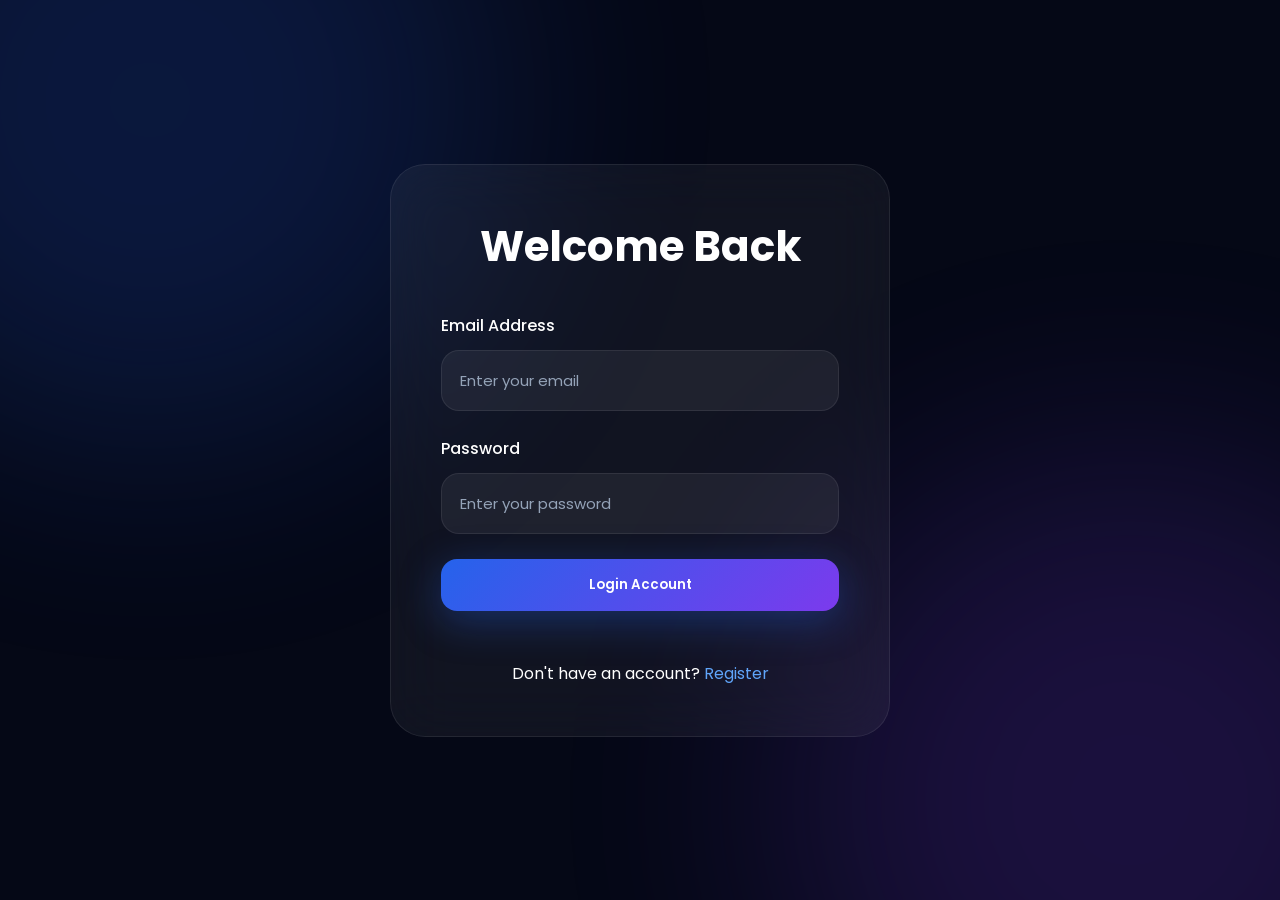
<file: frontend/login.html>
<!DOCTYPE html>
<html lang="en">

<head>

    <meta charset="UTF-8">

    <meta name="viewport" content="width=device-width, initial-scale=1.0">

    <title>Login</title>

    <link rel="stylesheet" href="css/style.css">

    <link href="https://fonts.googleapis.com/css2?family=Poppins:wght@300;400;500;600;700;800&display=swap" rel="stylesheet">

</head>

<body class="auth-body">

    <div class="auth-card">

        <h2>Welcome Back</h2>

        <div class="input-group">

            <label>Email Address</label>

            <input
                type="email"
                id="email"
                placeholder="Enter your email"
            >

        </div>

        <div class="input-group">

            <label>Password</label>

            <input
                type="password"
                id="password"
                placeholder="Enter your password"
            >

        </div>

        <button
            class="btn btn-primary full-btn"
            onclick="loginUser()"
        >

            Login Account

        </button>

        <br><br>

        <div id="status"></div>

        <div class="auth-footer">

            Don't have an account?

            <a href="register.html">
                Register
            </a>

        </div>

    </div>

    <script>

        function loginUser(){

            const email =
                document.getElementById('email').value;

            const password =
                document.getElementById('password').value;

            const status =
                document.getElementById('status');

            if(email === '' || password === ''){

                status.innerHTML = `

                    <div class="status error">

                        Please fill all fields

                    </div>

                `;

                return;
            }

            status.innerHTML = `

                <div class="status success">

                    Login Successful

                </div>

            `;

            setTimeout(() => {

                window.location.href ='upload.html';

            }, 1000);

        }

    </script>

</body>
</html>
</file>
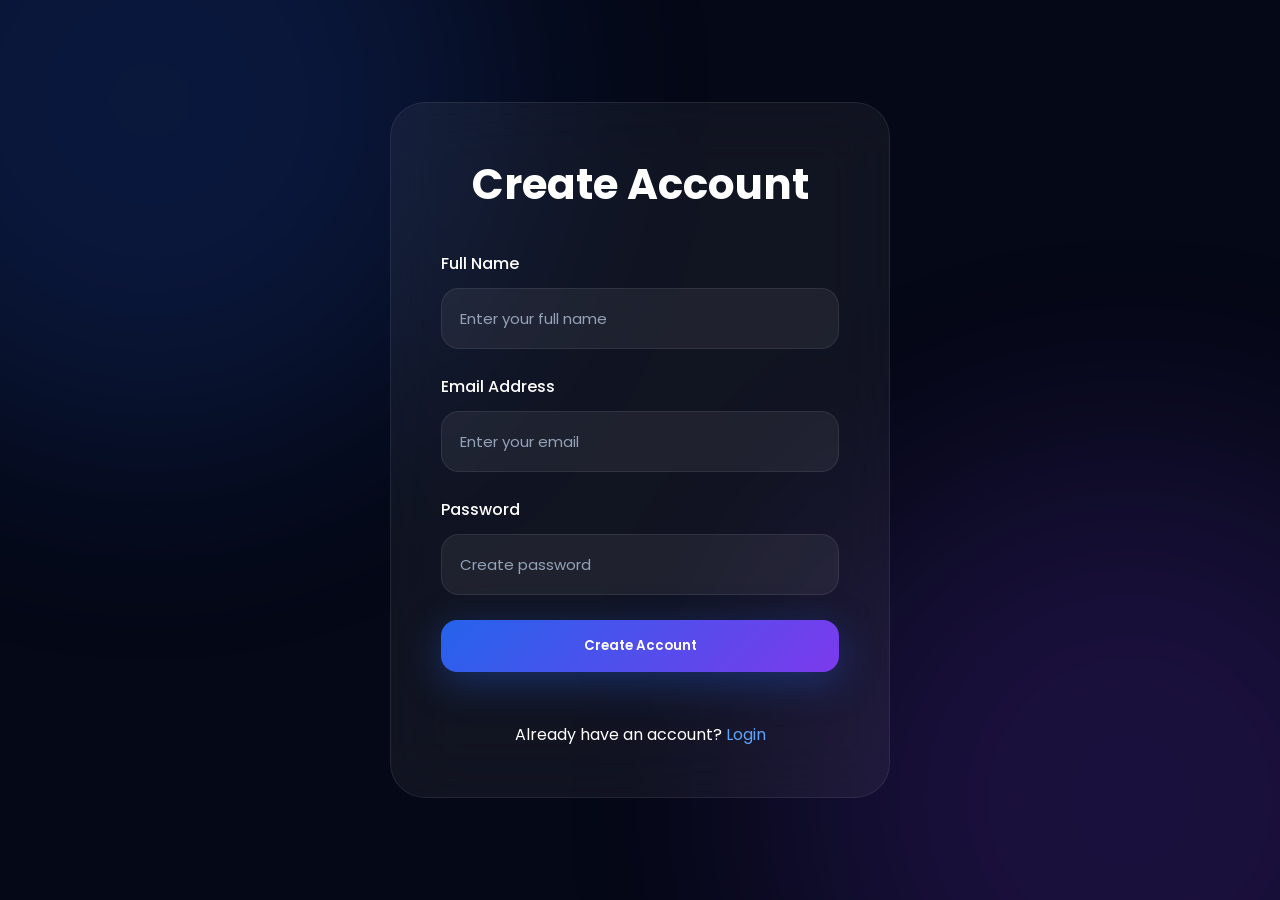
<file: frontend/register.html>
<!DOCTYPE html>
<html lang="en">

<head>

    <meta charset="UTF-8">

    <meta name="viewport" content="width=device-width, initial-scale=1.0">

    <title>Register</title>

    <link rel="stylesheet" href="css/style.css">

    <link href="https://fonts.googleapis.com/css2?family=Poppins:wght@300;400;500;600;700;800&display=swap" rel="stylesheet">

</head>

<body class="auth-body">

    <div class="auth-card">

        <h2>Create Account</h2>

        <div class="input-group">

            <label>Full Name</label>

            <input
                type="text"
                id="name"
                placeholder="Enter your full name"
            >

        </div>

        <div class="input-group">

            <label>Email Address</label>

            <input
                type="email"
                id="email"
                placeholder="Enter your email"
            >

        </div>

        <div class="input-group">

            <label>Password</label>

            <input
                type="password"
                id="password"
                placeholder="Create password"
            >

        </div>

        <button
            class="btn btn-primary full-btn"
            onclick="registerUser()"
        >

            Create Account

        </button>

        <br><br>

        <div id="status"></div>

        <div class="auth-footer">

            Already have an account?

            <a href="login.html">
                Login
            </a>

        </div>

    </div>

    <script>

        function registerUser(){

            const name =
                document.getElementById('name').value;

            const email =
                document.getElementById('email').value;

            const password =
                document.getElementById('password').value;

            const status =
                document.getElementById('status');

            if(
                name === '' ||
                email === '' ||
                password === ''
            ){

                status.innerHTML = `

                    <div class="status error">

                        Please fill all fields

                    </div>

                `;

                return;
            }

            status.innerHTML = `

                <div class="status success">

                    Registration Successful

                </div>

            `;

            setTimeout(() => {

                window.location.href =
                    'login.html';

            }, 1000);

        }

    </script>

</body>
</html>
</file>
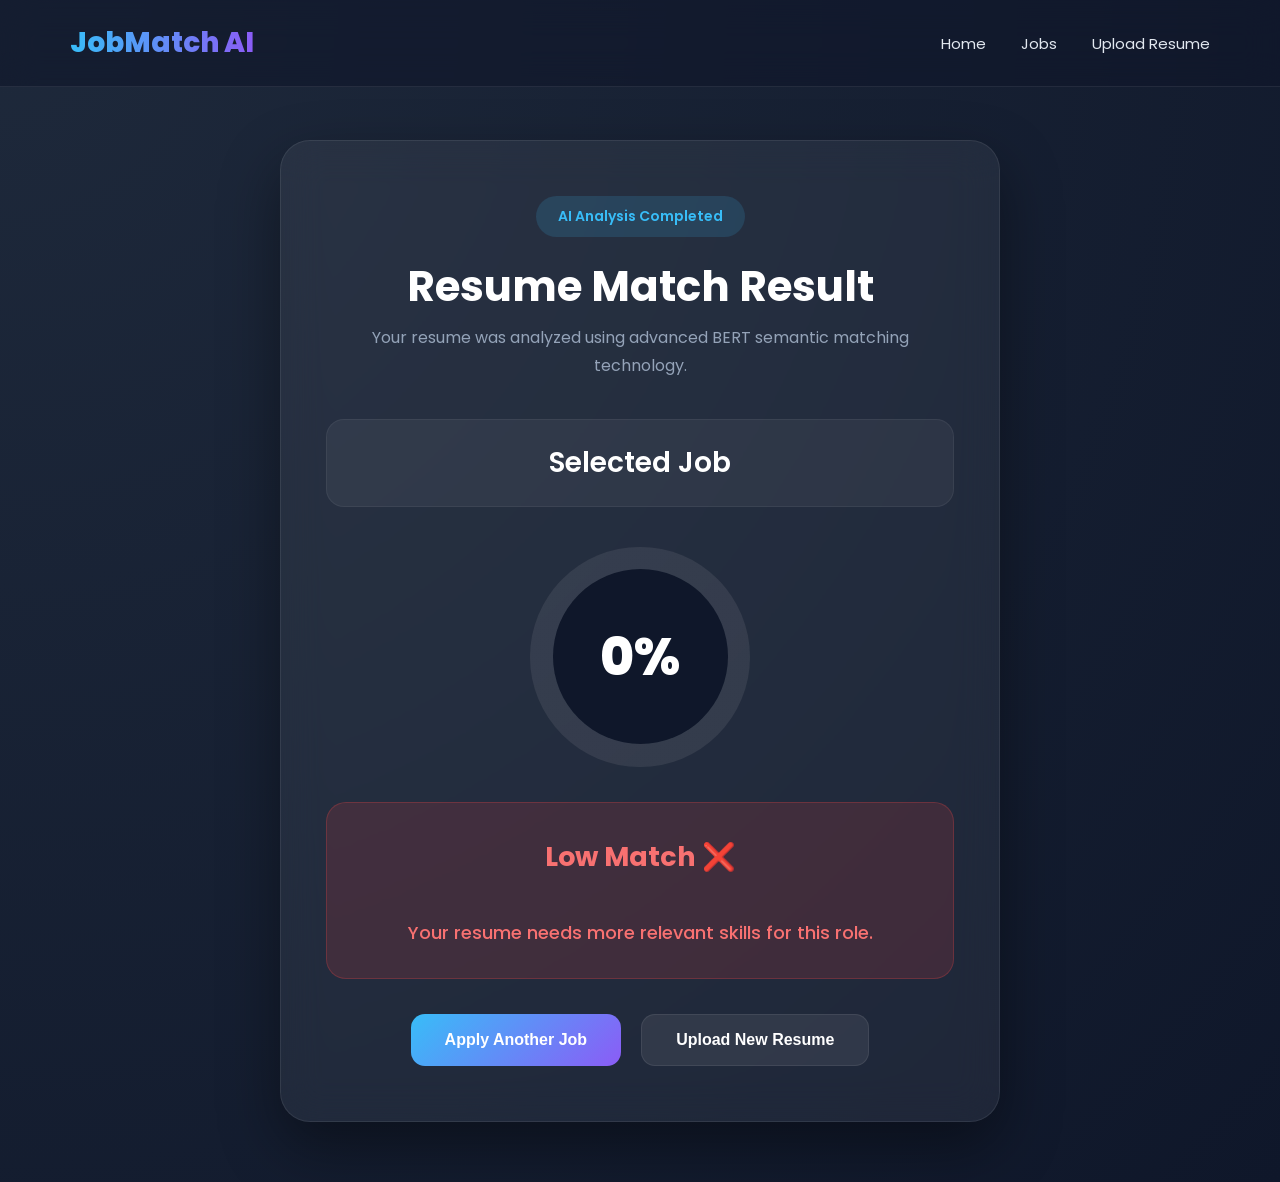
<file: frontend/results.html>
<!DOCTYPE html>
<html lang="en">

<head>

    <meta charset="UTF-8">

    <meta name="viewport"
          content="width=device-width, initial-scale=1.0">

    <title>Match Result | JobMatch AI</title>

    <link href="https://fonts.googleapis.com/css2?family=Poppins:wght@300;400;500;600;700;800&display=swap"
          rel="stylesheet">

    <style>

        *{
            margin:0;
            padding:0;
            box-sizing:border-box;
        }

        body{

            font-family:'Poppins',sans-serif;

            background:
                radial-gradient(circle at top left,#1e293b,#0f172a);

            min-height:100vh;

            overflow-x:hidden;

            color:white;
        }

        /* NAVBAR */

        .navbar{

            width:100%;

            padding:22px 70px;

            display:flex;

            justify-content:space-between;

            align-items:center;

            position:fixed;

            top:0;

            z-index:1000;

            background:rgba(15,23,42,0.6);

            backdrop-filter:blur(18px);

            border-bottom:1px solid rgba(255,255,255,0.08);
        }

        .logo{

            font-size:28px;

            font-weight:800;

            background:linear-gradient(90deg,#38bdf8,#8b5cf6);

            -webkit-background-clip:text;

            -webkit-text-fill-color:transparent;
        }

        .nav-links{

            display:flex;

            gap:35px;
        }

        .nav-links a{

            text-decoration:none;

            color:#e2e8f0;

            font-size:15px;

            transition:0.3s;
        }

        .nav-links a:hover{

            color:#38bdf8;
        }

        /* MAIN */

        .main-container{

            min-height:100vh;

            display:flex;

            justify-content:center;

            align-items:center;

            padding:140px 20px 60px;
        }

        .result-card{

            width:100%;

            max-width:720px;

            background:rgba(255,255,255,0.06);

            border:1px solid rgba(255,255,255,0.08);

            backdrop-filter:blur(20px);

            border-radius:30px;

            padding:55px 45px;

            text-align:center;

            box-shadow:
                0 25px 60px rgba(0,0,0,0.4);
        }

        .badge{

            display:inline-block;

            padding:10px 22px;

            border-radius:50px;

            background:rgba(56,189,248,0.15);

            color:#38bdf8;

            font-size:14px;

            font-weight:600;

            margin-bottom:25px;
        }

        .title{

            font-size:42px;

            font-weight:700;

            margin-bottom:12px;

            line-height:1.2;
        }

        .subtitle{

            color:#94a3b8;

            font-size:16px;

            line-height:1.7;

            margin-bottom:40px;
        }

        .job-box{

            background:rgba(255,255,255,0.05);

            border-radius:18px;

            padding:22px;

            margin-bottom:40px;

            border:1px solid rgba(255,255,255,0.06);
        }

        .job-box h2{

            font-size:28px;

            font-weight:600;
        }

        /* SCORE */

        .score-wrapper{

            display:flex;

            justify-content:center;

            margin-bottom:35px;
        }

        .score-circle{

            width:220px;

            height:220px;

            border-radius:50%;

            background:
                conic-gradient(
                    #38bdf8 0deg,
                    #8b5cf6 var(--degree),
                    rgba(255,255,255,0.08) var(--degree)
                );

            display:flex;

            justify-content:center;

            align-items:center;

            position:relative;

            animation:pop 0.8s ease;
        }

        .score-circle::before{

            content:"";

            position:absolute;

            width:175px;

            height:175px;

            background:#0f172a;

            border-radius:50%;
        }

        .score-value{

            position:relative;

            z-index:10;

            font-size:52px;

            font-weight:800;
        }

        @keyframes pop{

            from{
                transform:scale(0.7);
                opacity:0;
            }

            to{
                transform:scale(1);
                opacity:1;
            }
        }

        /* MESSAGE */

        .message-box{

            margin-top:10px;

            margin-bottom:35px;

            padding:28px;

            border-radius:20px;

            line-height:1.9;

            font-size:18px;

            font-weight:500;
        }

        .excellent{
            background:rgba(34,197,94,0.15);
            border:1px solid rgba(34,197,94,0.25);
            color:#4ade80;
        }

        .good{
            background:rgba(59,130,246,0.15);
            border:1px solid rgba(59,130,246,0.25);
            color:#60a5fa;
        }

        .average{
            background:rgba(251,191,36,0.15);
            border:1px solid rgba(251,191,36,0.25);
            color:#facc15;
        }

        .low{
            background:rgba(239,68,68,0.15);
            border:1px solid rgba(239,68,68,0.25);
            color:#f87171;
        }

        /* BUTTONS */

        .buttons{

            display:flex;

            justify-content:center;

            gap:20px;

            flex-wrap:wrap;
        }

        .btn{

            padding:16px 34px;

            border:none;

            border-radius:14px;

            font-size:16px;

            font-weight:600;

            cursor:pointer;

            transition:0.3s;
        }

        .primary-btn{

            background:linear-gradient(
                135deg,
                #38bdf8,
                #8b5cf6
            );

            color:white;
        }

        .secondary-btn{

            background:rgba(255,255,255,0.08);

            color:white;

            border:1px solid rgba(255,255,255,0.08);
        }

        .btn:hover{

            transform:translateY(-3px);
        }

        /* RESPONSIVE */

        @media(max-width:768px){

            .navbar{

                padding:20px;
            }

            .nav-links{

                gap:15px;
            }

            .title{

                font-size:32px;
            }

            .result-card{

                padding:40px 25px;
            }

            .score-circle{

                width:180px;
                height:180px;
            }

            .score-circle::before{

                width:140px;
                height:140px;
            }

            .score-value{

                font-size:40px;
            }
        }

    </style>

</head>

<body>

    <nav class="navbar">

        <div class="logo">

            JobMatch AI

        </div>

        <div class="nav-links">

            <a href="index.html">Home</a>

            <a href="jobs.html">Jobs</a>

            <a href="upload.html">Upload Resume</a>

        </div>

    </nav>

    <div class="main-container">

        <div class="result-card">

            <div class="badge">

                AI Analysis Completed

            </div>

            <h1 class="title">

                Resume Match Result

            </h1>

            <p class="subtitle">

                Your resume was analyzed using advanced
                BERT semantic matching technology.

            </p>

            <div class="job-box">

                <h2 id="jobTitle">

                    Java Backend Developer

                </h2>

            </div>

            <div class="score-wrapper">

                <div class="score-circle"
                     id="scoreCircle">

                    <div class="score-value"
                         id="scoreValue">

                        0%

                    </div>

                </div>

            </div>

            <div class="message-box"
                 id="messageBox">

            </div>

            <div class="buttons">

                <button class="btn primary-btn"
                        onclick="window.location.href='jobs.html'">

                    Apply Another Job

                </button>

                <button class="btn secondary-btn"
                        onclick="window.location.href='upload.html'">

                    Upload New Resume

                </button>

            </div>

        </div>

    </div>

    <script>

        const score =
            parseInt(
                sessionStorage.getItem('matchScore')
            ) || 0;

        const jobTitle =
            sessionStorage.getItem('jobTitle')
            || "Selected Job";

        document.getElementById('jobTitle')
            .innerText = jobTitle;

        const scoreValue =
            document.getElementById('scoreValue');

        const scoreCircle =
            document.getElementById('scoreCircle');

        const messageBox =
            document.getElementById('messageBox');

        const degree =
            (score / 100) * 360;

        scoreCircle.style.setProperty(
            '--degree',
            degree + 'deg'
        );

        let current = 0;

        const interval = setInterval(() => {

            if(current >= score){

                clearInterval(interval);

            } else {

                current++;

                scoreValue.innerText =
                    current + "%";
            }

        },15);

        if(score >= 85){

            messageBox.className =
                "message-box excellent";

            messageBox.innerHTML = `

                <h2>Excellent Match 🚀</h2>

                <br>

                Your resume strongly matches
                this job role and skills.

            `;
        }

        else if(score >= 65){

            messageBox.className =
                "message-box good";

            messageBox.innerHTML = `

                <h2>Good Match ✅</h2>

                <br>

                Your profile matches many
                important requirements.

            `;
        }

        else if(score >= 40){

            messageBox.className =
                "message-box average";

            messageBox.innerHTML = `

                <h2>Average Match ⚡</h2>

                <br>

                Some skills align with
                this job role.

            `;
        }

        else{

            messageBox.className =
                "message-box low";

            messageBox.innerHTML = `

                <h2>Low Match ❌</h2>

                <br>

                Your resume needs more relevant
                skills for this role.

            `;
        }

    </script>

</body>

</html>
</file>
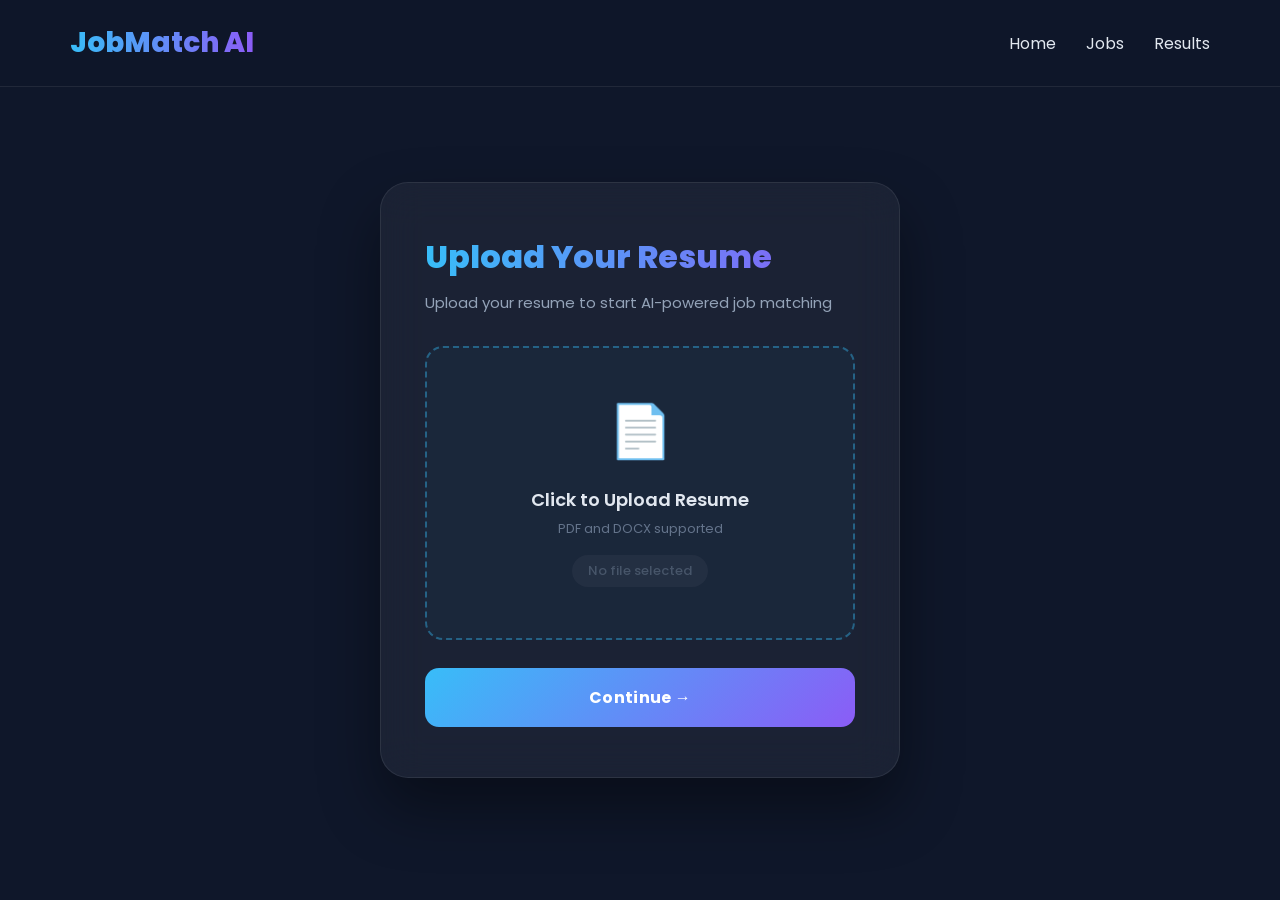
<file: frontend/upload.html>
<!DOCTYPE html>
<html lang="en">

<head>

    <meta charset="UTF-8">
    <meta name="viewport" content="width=device-width, initial-scale=1.0">
    <title>Upload Resume | JobMatch AI</title>

    <link href="https://fonts.googleapis.com/css2?family=Poppins:wght@300;400;500;600;700;800&display=swap" rel="stylesheet">

    <style>

        * {
            margin: 0;
            padding: 0;
            box-sizing: border-box;
        }

        body {
            font-family: 'Poppins', sans-serif;
            background: #0f172a;
            color: white;
            min-height: 100vh;
            display: flex;
            flex-direction: column;
            align-items: center;
            justify-content: center;
        }

        .navbar {
            width: 100%;
            padding: 22px 70px;
            display: flex;
            justify-content: space-between;
            align-items: center;
            background: rgba(15, 23, 42, 0.9);
            backdrop-filter: blur(20px);
            position: fixed;
            top: 0;
            z-index: 1000;
            border-bottom: 1px solid rgba(255, 255, 255, 0.08);
        }

        .logo {
            font-size: 28px;
            font-weight: 800;
            background: linear-gradient(90deg, #38bdf8, #8b5cf6);
            -webkit-background-clip: text;
            -webkit-text-fill-color: transparent;
        }

        .nav-links {
            display: flex;
            gap: 30px;
        }

        .nav-links a {
            text-decoration: none;
            color: #e2e8f0;
            transition: 0.3s;
        }

        .nav-links a:hover {
            color: #38bdf8;
        }

        .upload-section {
            display: flex;
            align-items: center;
            justify-content: center;
            min-height: 100vh;
            padding: 120px 20px 60px;
            width: 100%;
        }

        .upload-card {
            background: rgba(255, 255, 255, 0.05);
            border: 1px solid rgba(255, 255, 255, 0.08);
            border-radius: 28px;
            padding: 50px 44px;
            width: 100%;
            max-width: 520px;
            backdrop-filter: blur(20px);
            box-shadow: 0 30px 60px rgba(0, 0, 0, 0.4);
        }

        .upload-card h2 {
            font-size: 32px;
            font-weight: 800;
            background: linear-gradient(90deg, #38bdf8, #8b5cf6);
            -webkit-background-clip: text;
            -webkit-text-fill-color: transparent;
            margin-bottom: 10px;
        }

        .upload-card > p {
            color: #94a3b8;
            font-size: 15px;
            margin-bottom: 32px;
        }

        .upload-area {
            border: 2px dashed rgba(56, 189, 248, 0.4);
            border-radius: 18px;
            padding: 44px 30px;
            text-align: center;
            cursor: pointer;
            transition: 0.3s;
            background: rgba(56, 189, 248, 0.03);
            margin-bottom: 28px;
        }

        .upload-area:hover {
            border-color: #38bdf8;
            background: rgba(56, 189, 248, 0.07);
        }

        .upload-area.drag-over {
            border-color: #8b5cf6;
            background: rgba(139, 92, 246, 0.08);
        }

        .upload-icon {
            font-size: 52px;
            margin-bottom: 16px;
        }

        .upload-area h3 {
            font-size: 18px;
            font-weight: 600;
            color: #e2e8f0;
            margin-bottom: 6px;
        }

        .upload-area p {
            color: #64748b;
            font-size: 13px;
            margin-bottom: 16px;
        }

        #selectedFile {
            display: inline-block;
            font-size: 13px;
            color: #38bdf8;
            font-weight: 500;
            background: rgba(56, 189, 248, 0.1);
            padding: 6px 16px;
            border-radius: 30px;
            max-width: 100%;
            overflow: hidden;
            text-overflow: ellipsis;
            white-space: nowrap;
        }

        #selectedFile.empty {
            color: #475569;
            background: rgba(255, 255, 255, 0.04);
        }

        .continue-btn {
            width: 100%;
            padding: 17px;
            border: none;
            border-radius: 14px;
            background: linear-gradient(135deg, #38bdf8, #8b5cf6);
            color: white;
            font-size: 16px;
            font-weight: 700;
            cursor: pointer;
            transition: 0.3s;
            font-family: 'Poppins', sans-serif;
            letter-spacing: 0.3px;
        }

        .continue-btn:hover {
            transform: translateY(-2px);
            box-shadow: 0 10px 30px rgba(56, 189, 248, 0.3);
            opacity: 0.92;
        }

        .continue-btn:disabled {
            opacity: 0.5;
            cursor: not-allowed;
            transform: none;
        }

        .status {
            margin-top: 20px;
            padding: 14px 18px;
            border-radius: 12px;
            font-size: 14px;
            font-weight: 500;
            text-align: center;
            display: none;
        }

        .status.success {
            background: rgba(34, 197, 94, 0.12);
            border: 1px solid rgba(34, 197, 94, 0.3);
            color: #22c55e;
            display: block;
        }

        .status.error {
            background: rgba(239, 68, 68, 0.12);
            border: 1px solid rgba(239, 68, 68, 0.3);
            color: #ef4444;
            display: block;
        }

        @media (max-width: 768px) {

            .navbar {
                padding: 20px;
            }

            .upload-card {
                padding: 36px 24px;
            }

            .upload-card h2 {
                font-size: 26px;
            }
        }

    </style>

</head>

<body>

    <nav class="navbar">

        <div class="logo">JobMatch AI</div>

        <div class="nav-links">
            <a href="index.html">Home</a>
            <a href="jobs.html">Jobs</a>
            <a href="results.html">Results</a>
        </div>

    </nav>

    <section class="upload-section">

        <div class="upload-card">

            <h2>Upload Your Resume</h2>

            <p>Upload your resume to start AI-powered job matching</p>

            <div
                class="upload-area"
                id="uploadArea"
                onclick="document.getElementById('resumeFile').click()"
            >

                <input type="file" id="resumeFile" hidden accept=".pdf,.docx">

                <div class="upload-icon">📄</div>

                <h3>Click to Upload Resume</h3>

                <p>PDF and DOCX supported</p>

                <span id="selectedFile" class="empty">No file selected</span>

            </div>

            <button
                class="continue-btn"
                id="continueBtn"
                onclick="continueToJobs()"
            >
                Continue →
            </button>

            <div class="status" id="status"></div>

        </div>

    </section>

    <script>

        const fileInput    = document.getElementById('resumeFile');
        const selectedFile = document.getElementById('selectedFile');
        const uploadArea   = document.getElementById('uploadArea');
        const status       = document.getElementById('status');

        let uploadedFile = null;

        // ── File selected via click ──────────────────────────────
        fileInput.addEventListener('change', () => {

            uploadedFile = fileInput.files[0];

            if (uploadedFile) {
                selectedFile.innerText = uploadedFile.name;
                selectedFile.classList.remove('empty');
                status.className = 'status';          // hide any old message
            }

        });

        // ── Drag & Drop support ──────────────────────────────────
        uploadArea.addEventListener('dragover', (e) => {
            e.preventDefault();
            uploadArea.classList.add('drag-over');
        });

        uploadArea.addEventListener('dragleave', () => {
            uploadArea.classList.remove('drag-over');
        });

        uploadArea.addEventListener('drop', (e) => {
            e.preventDefault();
            uploadArea.classList.remove('drag-over');

            const file = e.dataTransfer.files[0];

            if (file) {
                uploadedFile = file;
                selectedFile.innerText = file.name;
                selectedFile.classList.remove('empty');
            }
        });

        // ── Continue button ──────────────────────────────────────
        function continueToJobs() {

            if (!uploadedFile) {
                status.textContent  = '⚠️ Please select a resume file first.';
                status.className    = 'status error';
                return;
            }

            const btn = document.getElementById('continueBtn');
            btn.disabled    = true;
            btn.textContent = 'Processing...';

            const reader = new FileReader();

            // readAsDataURL gives: "[data-uri]..."
            reader.readAsDataURL(uploadedFile);

            reader.onload = function () {

                // ── KEY: save under "resumeFile" ─────────────────
                // jobs.html will read this same key
                sessionStorage.setItem('resumeFile',     reader.result);
                sessionStorage.setItem('resumeFileName', uploadedFile.name);

                status.textContent = '✅ Resume uploaded! Redirecting to jobs...';
                status.className   = 'status success';

                setTimeout(() => {
                    window.location.href = 'jobs.html';
                }, 1000);

            };

            reader.onerror = function () {

                status.textContent  = '❌ Failed to read file. Try again.';
                status.className    = 'status error';
                btn.disabled        = false;
                btn.textContent     = 'Continue →';

            };

        }

    </script>

</body>
</html>
</file>
<file: frontend/css/style.css>
*{
    margin:0;
    padding:0;
    box-sizing:border-box;
    font-family:'Poppins',sans-serif;
}

html{
    scroll-behavior:smooth;
}

body{
    background:#050816;
    color:white;
    overflow-x:hidden;
}

/* BACKGROUND */

body::before{
    content:'';
    position:fixed;
    width:700px;
    height:700px;
    background:#2563eb;
    border-radius:50%;
    top:-250px;
    left:-200px;
    opacity:0.18;
    filter:blur(120px);
    z-index:-1;
}

body::after{
    content:'';
    position:fixed;
    width:700px;
    height:700px;
    background:#7c3aed;
    border-radius:50%;
    bottom:-250px;
    right:-200px;
    opacity:0.18;
    filter:blur(120px);
    z-index:-1;
}

/* NAVBAR */

.navbar{
    width:100%;
    padding:22px 8%;
    display:flex;
    justify-content:space-between;
    align-items:center;
    position:sticky;
    top:0;
    z-index:100;
    backdrop-filter:blur(20px);
    background:rgba(5,8,22,0.7);
    border-bottom:1px solid rgba(255,255,255,0.08);
}

.logo{
    font-size:30px;
    font-weight:700;
    background:linear-gradient(90deg,#60a5fa,#a78bfa);
    -webkit-background-clip:text;
    -webkit-text-fill-color:transparent;
}

.nav-links{
    display:flex;
    gap:30px;
    align-items:center;
}

.nav-links a{
    text-decoration:none;
    color:#d1d5db;
    transition:0.3s;
    font-size:15px;
    font-weight:500;
}

.nav-links a:hover{
    color:white;
}

.login-btn{
    padding:12px 24px;
    background:linear-gradient(135deg,#2563eb,#7c3aed);
    border-radius:12px;
    color:white !important;
}

/* HERO */

.hero{
    min-height:100vh;
    display:flex;
    justify-content:space-between;
    align-items:center;
    padding:80px 8%;
    gap:60px;
}

.hero-left{
    flex:1;
}

.badge{
    padding:10px 18px;
    background:rgba(255,255,255,0.08);
    border:1px solid rgba(255,255,255,0.1);
    border-radius:30px;
    color:#93c5fd;
    font-size:14px;
    backdrop-filter:blur(20px);
}

.hero-left h1{
    font-size:78px;
    line-height:1.05;
    margin:30px 0;
    font-weight:700;
}

.hero-left h1 span{
    background:linear-gradient(90deg,#60a5fa,#a78bfa);
    -webkit-background-clip:text;
    -webkit-text-fill-color:transparent;
}

.hero-left p{
    font-size:18px;
    line-height:1.9;
    color:#cbd5e1;
    max-width:650px;
}

.hero-buttons{
    display:flex;
    gap:20px;
    margin-top:40px;
}

.btn{
    padding:16px 30px;
    border:none;
    border-radius:16px;
    text-decoration:none;
    font-weight:600;
    transition:0.3s;
    cursor:pointer;
}

.btn-primary{
    background:linear-gradient(135deg,#2563eb,#7c3aed);
    color:white;
    box-shadow:0 10px 40px rgba(37,99,235,0.35);
}

.btn-primary:hover{
    transform:translateY(-4px);
}

.btn-secondary{
    border:1px solid rgba(255,255,255,0.1);
    background:rgba(255,255,255,0.05);
    color:white;
    backdrop-filter:blur(20px);
}

.hero-stats{
    display:flex;
    gap:25px;
    margin-top:55px;
}

.stat-card{
    padding:24px;
    border-radius:24px;
    background:rgba(255,255,255,0.05);
    border:1px solid rgba(255,255,255,0.08);
    min-width:150px;
    backdrop-filter:blur(20px);
}

.stat-card h2{
    font-size:34px;
    margin-bottom:8px;
}

.stat-card p{
    color:#94a3b8;
}

/* RIGHT PANEL */

.hero-right{
    flex:1;
    display:flex;
    justify-content:center;
}

.dashboard-card{
    width:100%;
    max-width:500px;
    padding:35px;
    border-radius:35px;
    background:rgba(255,255,255,0.06);
    border:1px solid rgba(255,255,255,0.08);
    backdrop-filter:blur(30px);
    box-shadow:0 20px 60px rgba(0,0,0,0.35);
}

.analysis-top{
    display:flex;
    justify-content:space-between;
    align-items:center;
    margin-bottom:35px;
}

.online{
    width:14px;
    height:14px;
    border-radius:50%;
    background:#22c55e;
}

.skill{
    margin-bottom:28px;
}

.skill-top{
    display:flex;
    justify-content:space-between;
    margin-bottom:10px;
}

.progress{
    width:100%;
    height:12px;
    border-radius:30px;
    background:#1e293b;
    overflow:hidden;
}

.progress-fill{
    height:100%;
    border-radius:30px;
    background:linear-gradient(90deg,#60a5fa,#8b5cf6);
}

.score-box{
    margin-top:35px;
    padding:30px;
    border-radius:28px;
    text-align:center;
    background:linear-gradient(135deg,#2563eb,#7c3aed);
}

.score-box h2{
    font-size:56px;
}

/* UPLOAD */

.upload-section{
    padding:100px 8%;
}

.upload-card{
    max-width:850px;
    margin:auto;
    padding:50px;
    border-radius:35px;
    background:rgba(255,255,255,0.05);
    border:1px solid rgba(255,255,255,0.08);
    backdrop-filter:blur(25px);
}

.upload-card h2{
    font-size:42px;
    margin-bottom:10px;
}

.upload-card p{
    color:#cbd5e1;
}

.upload-area{
    margin:40px 0;
    padding:70px;
    text-align:center;
    border-radius:30px;
    border:2px dashed rgba(255,255,255,0.15);
    background:rgba(255,255,255,0.03);
    cursor:pointer;
    transition:0.3s;
}

.upload-area:hover{
    transform:scale(1.01);
    border-color:#60a5fa;
}

.upload-icon{
    font-size:60px;
    margin-bottom:20px;
}

.input-group{
    margin-bottom:25px;
}

.input-group label{
    display:block;
    margin-bottom:12px;
    font-weight:500;
}

.input-group input,
.input-group textarea{
    width:100%;
    padding:18px;
    border:none;
    outline:none;
    border-radius:18px;
    background:rgba(255,255,255,0.06);
    color:white;
    font-size:15px;
    border:1px solid rgba(255,255,255,0.08);
}

.input-group input::placeholder,
textarea::placeholder{
    color:#94a3b8;
}

.full-btn{
    width:100%;
}

/* JOBS */

.page-container{
    padding:90px 8%;
}

.page-header{
    margin-bottom:50px;
}

.page-header h1{
    font-size:56px;
    margin-bottom:10px;
}

.page-header p{
    color:#94a3b8;
}

.jobs-grid{
    display:grid;
    grid-template-columns:repeat(auto-fit,minmax(350px,1fr));
    gap:30px;
}

.job-card{
    padding:35px;
    border-radius:30px;
    background:rgba(255,255,255,0.05);
    border:1px solid rgba(255,255,255,0.08);
    backdrop-filter:blur(20px);
    transition:0.3s;
}

.job-card:hover{
    transform:translateY(-8px);
}

.job-card h3{
    font-size:28px;
    margin-bottom:12px;
}

.company{
    color:#60a5fa;
    margin-bottom:18px;
}

.skills{
    color:#cbd5e1;
    line-height:1.8;
}

.match-btn{
    width:100%;
    margin-top:25px;
}

/* AUTH */

.auth-body{
    min-height:100vh;
    display:flex;
    justify-content:center;
    align-items:center;
    padding:40px;
}

.auth-card{
    width:100%;
    max-width:500px;
    padding:50px;
    border-radius:35px;
    background:rgba(255,255,255,0.05);
    border:1px solid rgba(255,255,255,0.08);
    backdrop-filter:blur(30px);
}

.auth-card h2{
    text-align:center;
    margin-bottom:35px;
    font-size:42px;
}

.auth-footer{
    text-align:center;
    margin-top:25px;
}

.auth-footer a{
    color:#60a5fa;
    text-decoration:none;
}

/* RESULT */

.result-container{
    min-height:100vh;
    display:flex;
    justify-content:center;
    align-items:center;
    padding:40px;
}

.result-card{
    width:100%;
    max-width:750px;
    padding:60px;
    border-radius:40px;
    background:rgba(255,255,255,0.05);
    border:1px solid rgba(255,255,255,0.08);
    backdrop-filter:blur(30px);
    text-align:center;
}

.result-circle{
    width:220px;
    height:220px;
    border-radius:50%;
    border:12px solid #60a5fa;
    display:flex;
    justify-content:center;
    align-items:center;
    margin:30px auto;
    font-size:55px;
    font-weight:700;
}

.status{
    margin-top:20px;
    padding:16px;
    border-radius:14px;
    text-align:center;
}

.success{
    background:#14532d;
}

.error{
    background:#7f1d1d;
}

.info{
    background:#1e3a8a;
}

/* RESPONSIVE */

@media(max-width:950px){

    .hero{
        flex-direction:column;
    }

    .hero-left h1{
        font-size:52px;
    }

    .hero-stats{
        flex-direction:column;
    }

    .nav-links{
        gap:16px;
    }

    .jobs-grid{
        grid-template-columns:1fr;
    }
}

/* SCROLLBAR */

::-webkit-scrollbar{
    width:10px;
}

::-webkit-scrollbar-track{
    background:#0f172a;
}

::-webkit-scrollbar-thumb{
    background:linear-gradient(#2563eb,#7c3aed);
    border-radius:20px;
}

/* ANIMATIONS */

.hero-left{
    animation:slideLeft 1s ease;
}

.hero-right{
    animation:slideRight 1s ease;
}

.upload-card,
.job-card,
.auth-card,
.result-card{
    animation:fadeUp 1s ease;
}

@keyframes slideLeft{

    from{
        opacity:0;
        transform:translateX(-60px);
    }

    to{
        opacity:1;
        transform:translateX(0);
    }

}

@keyframes slideRight{

    from{
        opacity:0;
        transform:translateX(60px);
    }

    to{
        opacity:1;
        transform:translateX(0);
    }

}

@keyframes fadeUp{

    from{
        opacity:0;
        transform:translateY(60px);
    }

    to{
        opacity:1;
        transform:translateY(0);
    }

}

/* HOVER EFFECTS */

.input-group input:focus,
.input-group textarea:focus{

    border:1px solid #60a5fa;
    box-shadow:0 0 15px rgba(96,165,250,0.3);

}

.job-card:hover{

    box-shadow:0 20px 50px rgba(37,99,235,0.15);

}

.upload-card:hover,
.auth-card:hover,
.result-card:hover{

    box-shadow:0 20px 60px rgba(37,99,235,0.12);

}
</file>
